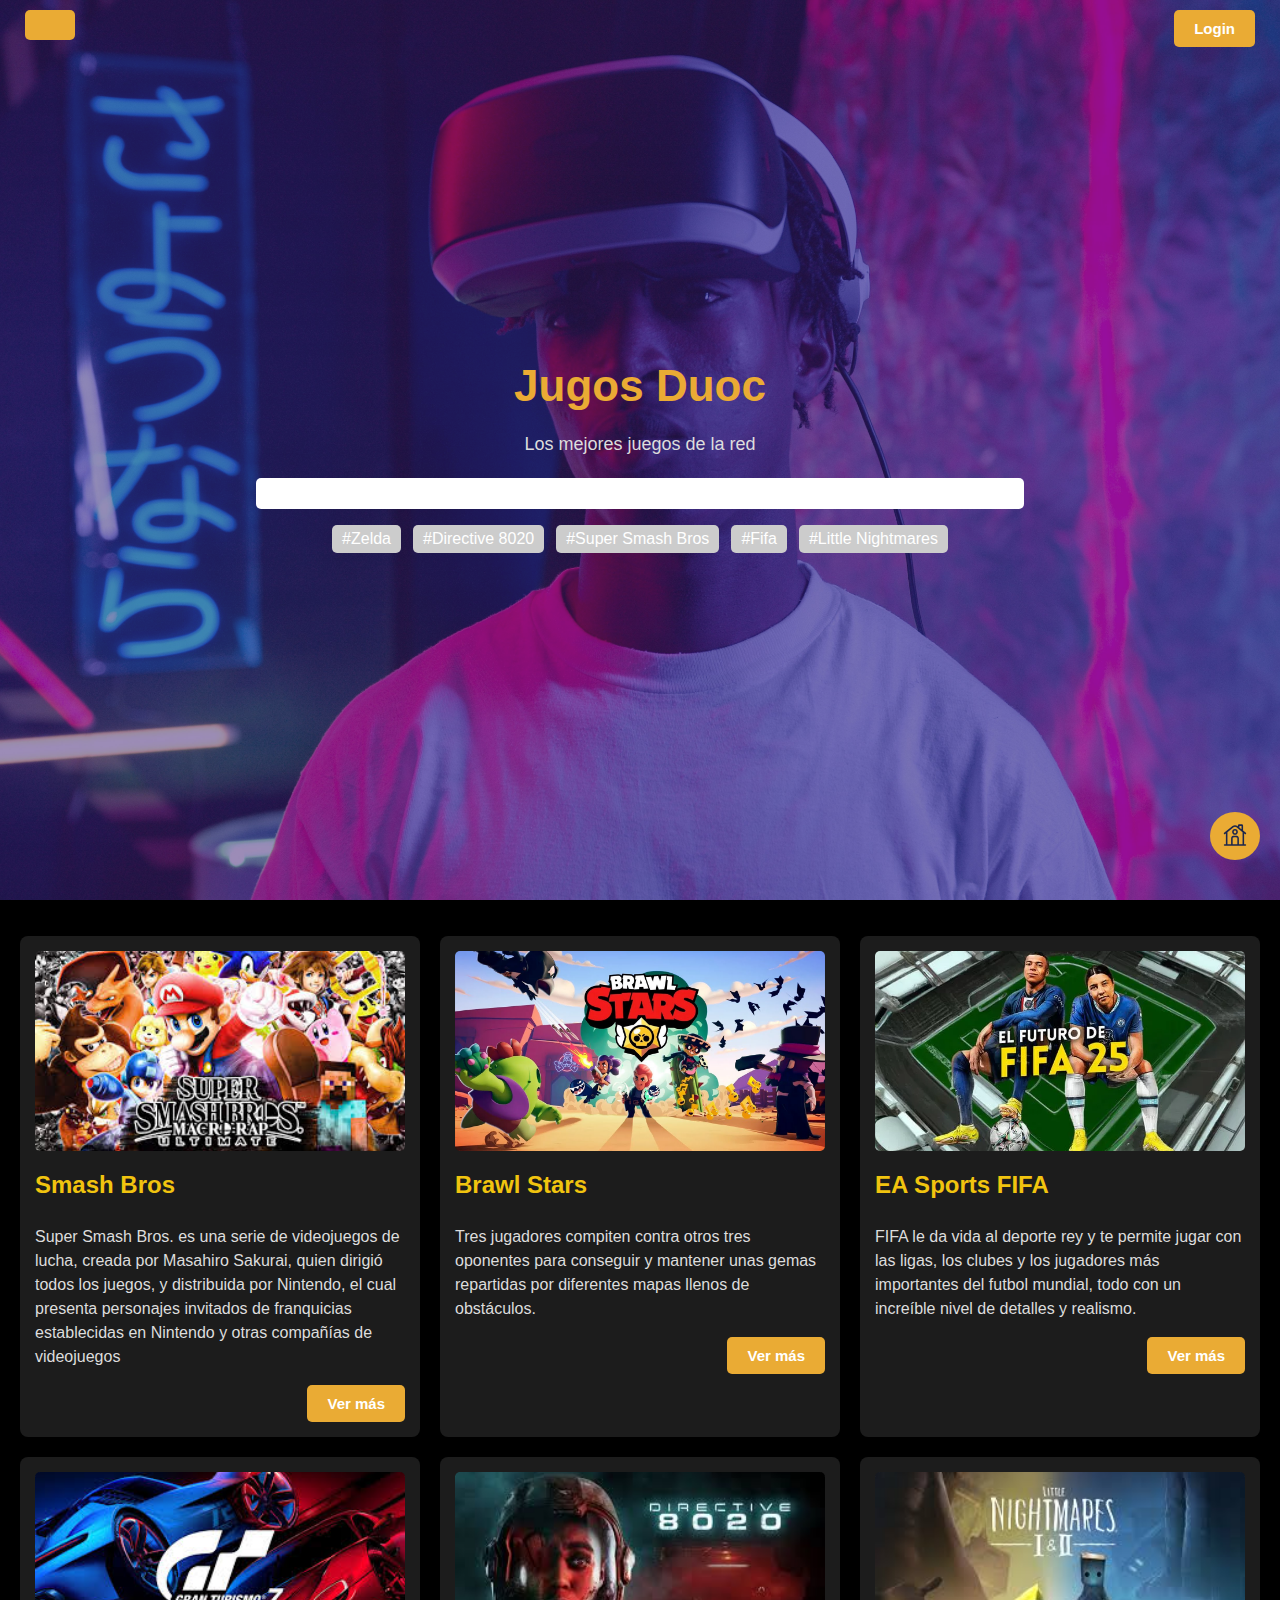
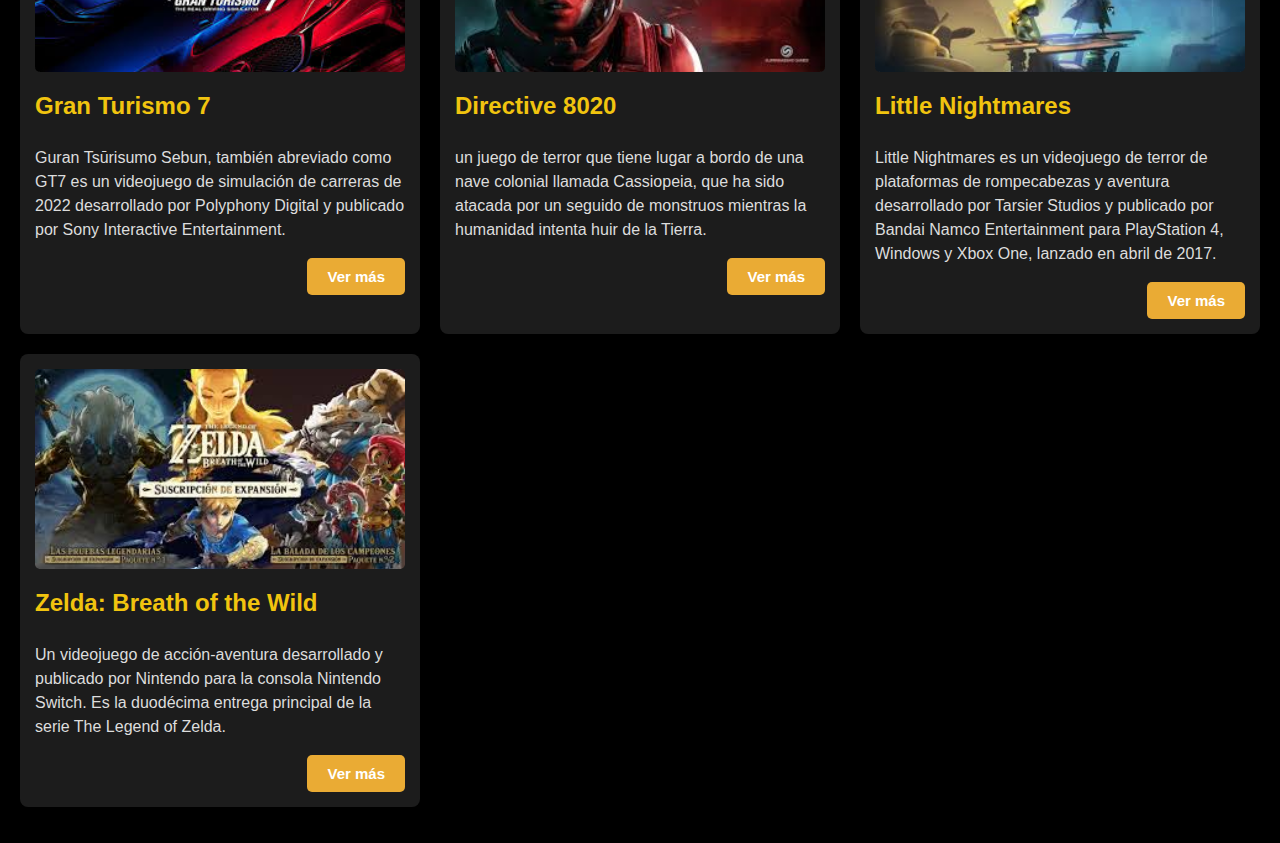
<file: index.html>
<!DOCTYPE html>
<html>
<head>
    <title>Juegos</title>
    <link rel="stylesheet" type="text/css" href="style.css">
    <meta charset=utf-8>
    <meta name="description" content="Juegos de la red">
    <meta name="viewport" content="width=device-width, initial-scale=1">
</head>
<body>

    <label class="btn-menu" for="menu" ></label>
    <input type="checkbox" id="menu" class="menu-toggle" hidden />
    <nav class="menu">
        <ul class="menu-list">
            <h3>Categorias</h3>
            <li class="menu-item"><a href="index.html" class="menu-link">Home</a></li>
            <li class="menu-item"><a href="accion.html" class="menu-link">Acción</a></li>
            <li class="menu-item"><a href="aventura.html" class="menu-link"> Aventura</a></li>
            <li class="menu-item"><a href="deporte.html" class="menu-link">Deportes</a></li>
            <li class="menu-item"><a href="multijugador.html" class="menu-link">Multijugador</a></li>
            <li class="menu-item"><a href="terror.html" class="menu-link">Terror</a></li>
            
        </ul>
    </nav>

    <button class="btn-signup" >
        <a href="signup.html">Login</a>
    </button>

<main class="hero-container">
    
    <div class="outline"></div>
    <img class="video-hero" src="public/video.jpeg" />
    <section class="title-hero-container">
        <h1 class="title-hero">Jugos Duoc</h1>
        <p class="descrip-hero">Los mejores juegos de la red</p>
        <input type="text" class="hero-search">

        <div class="hero_categories-container">
            <ul class="hero-categories">
                <li><a href="zelda.html">#Zelda</a></li>
                <li><a href="directive.html">#Directive 8020</a></li>
                <li><a href="smash.html">#Super Smash Bros</a></li>
                <li><a href="fifa.html">#Fifa</a></li>
                <li> <a href="nightmares.html">#Little Nightmares</a></li>
            </ul>

        </div>
           
       
    </section>
</main>

<section class="games-grid">
    <ul class="games-list">
        <li class="game-card">
            <div class="game-image">
                <img src="public/smash.jpeg" alt="Smash Bros">
            </div>
            <h2>Smash Bros</h2>
            <p>Super Smash Bros. es una serie de videojuegos de lucha, creada por Masahiro Sakurai, quien dirigió todos los juegos, y distribuida por Nintendo, el cual presenta personajes invitados de franquicias establecidas en Nintendo y otras compañías de videojuegos </p>
            <button class="game-button">
                <a href="smash.html">Ver más</a>
            </button>
        </li>
       
        <li class="game-card">
            <div class="game-image">
                <img src="public//brawl.jpg" alt="Brawl Stars">
            </div>
            <h2>Brawl Stars</h2>
            <p>Tres jugadores compiten contra otros tres oponentes para conseguir y mantener unas gemas repartidas por diferentes mapas llenos de obstáculos.</p>
            <button class="game-button">
                <a href="brawl.html">Ver más</a>
            </button>
        </li>
      

        <li class="game-card">
            <div class="game-image">
                <img src="public/fifa.jpeg" alt="EA Sports FIFA">
            </div>
            <h2>EA Sports FIFA</h2>
            <p>FIFA le da vida al deporte rey y te permite jugar con las ligas, los clubes y los jugadores más importantes del futbol mundial, todo con un increíble nivel de detalles y realismo.</p>
            <button class="game-button">
                <a href="fifa.html">Ver más</a>
            </button>
        </li>


        <li class="game-card">
            <div class="game-image">
                <img src="public/granturismo.jpeg" alt="Gran Turismo 7">
            </div>
            <h2>Gran Turismo 7</h2>
            <p>Guran Tsūrisumo Sebun, también abreviado como GT7 es un videojuego de simulación de carreras de 2022 desarrollado por Polyphony Digital y publicado por Sony Interactive Entertainment.</p>
            <button class="game-button">
                <a href="turismo.html">Ver más</a>
            </button>
        </li>

        <li class="game-card">
            <div class="game-image">
                <img src="public/directive.jpeg" alt="Directive 8020">
            </div>
            <h2>Directive 8020</h2>
            <p>un juego de terror que tiene lugar a bordo de una nave colonial llamada Cassiopeia, que ha sido atacada por un seguido de monstruos mientras la humanidad intenta huir de la Tierra.</p>
            <button class="game-button">
                <a href="directive.html">Ver más</a>
            </button>
        </li>

        <li class="game-card">
            <div class="game-image">
                <img src="public/nightmares.jpeg" alt="Little Nightmares">
            </div>
            <h2>Little Nightmares</h2>
            <p>Little Nightmares es un videojuego de terror de plataformas de rompecabezas y aventura desarrollado por Tarsier Studios y publicado por Bandai Namco Entertainment para PlayStation 4, Windows y Xbox One, lanzado en abril de 2017.</p>
            <button class="game-button">
                <a href="nightmares.html">Ver más</a>
            </button>
        </li>

        <li class="game-card">
            <div class="game-image">
                <img src="public/zelda.jpeg" alt="Zelda: Breath of the Wild">
            </div>
            <h2>Zelda: Breath of the Wild</h2>
            <p>Un videojuego de acción-aventura desarrollado y publicado por Nintendo para la consola Nintendo Switch. Es la duodécima entrega principal de la serie The Legend of Zelda.</p>
            <button class="game-button">
                <a href="zelda.html">Ver más</a>
            </button>
        </li>
        
    </ul>
</section>

<button class="home-button">
    <a href="index.html">
        <img src="public/home.svg" alt="">
    </a>
</button>

</body>
</html>
</file>
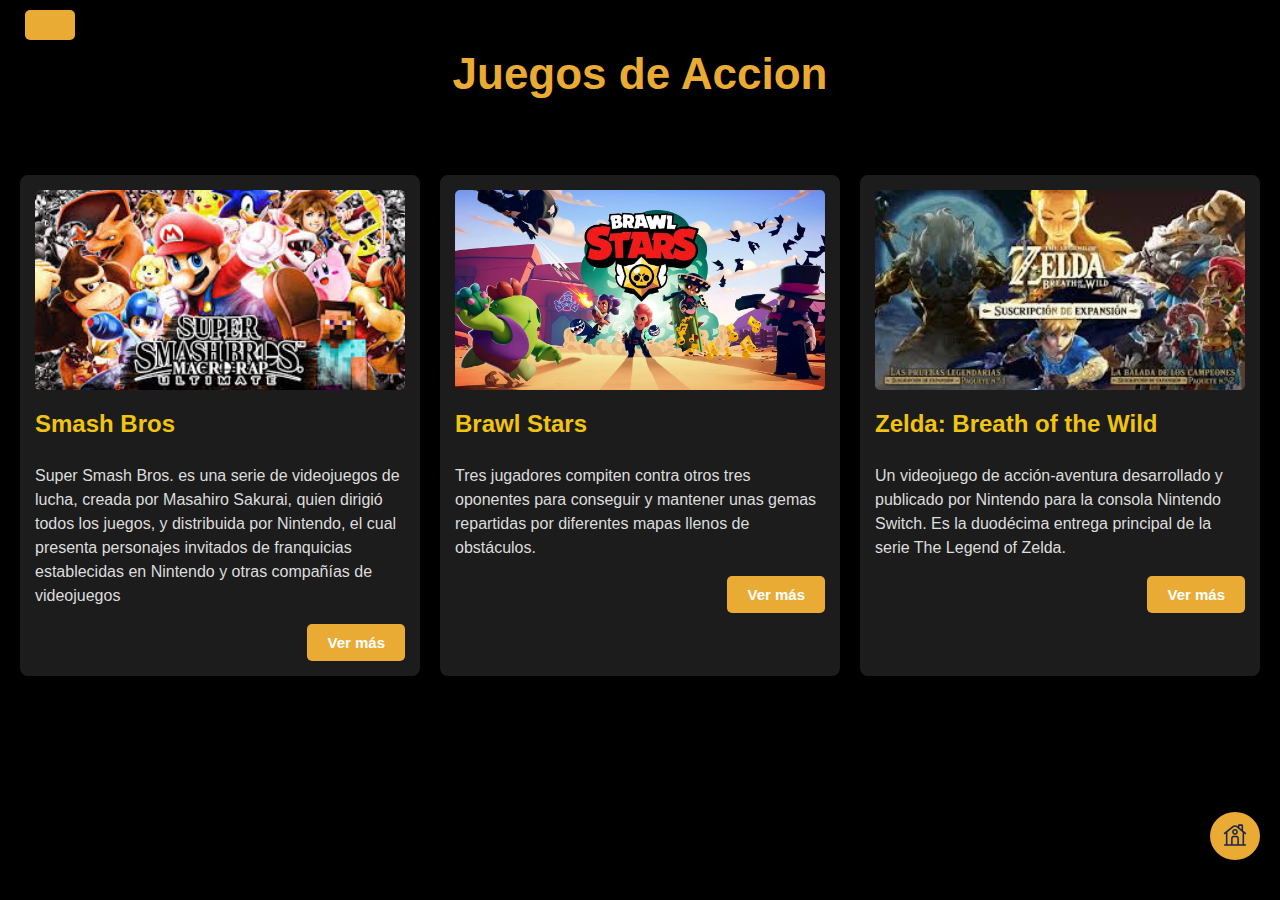
<file: accion.html>
<!DOCTYPE html>
<html>
<head>
    <title>Juegos</title>
    <link rel="stylesheet" type="text/css" href="style.css">
    <meta charset=utf-8>
    <meta name="description" content="Juegos de la red">
    <meta name="viewport" content="width=device-width, initial-scale=1">
</head>
<body>

    <label class="btn-menu" for="menu" ></label>
    <input type="checkbox" id="menu" class="menu-toggle" hidden />
    <nav class="menu">
        <ul class="menu-list">
            <h3>Categorias</h3>
            <li class="menu-item"><a href="index.html" class="menu-link">Home</a></li>
            <li class="menu-item"><a href="accion.html" class="menu-link">Acción</a></li>
            <li class="menu-item"><a href="aventura.html" class="menu-link"> Aventura</a></li>
            <li class="menu-item"><a href="deporte.html" class="menu-link">Deportes</a></li>
            <li class="menu-item"><a href="multijugador.html" class="menu-link">Multijugador</a></li>
            <li class="menu-item"><a href="terror.html" class="menu-link">Terror</a></li>
            
        </ul>
    </nav>

    <div class="tiitle-categorie">
        <h1 class="title-hero">Juegos de Accion</h1>
    </div>

<section class="games-grid">
    <ul class="games-list">
        
        <li class="game-card">
            <div class="game-image">
                <img src="public/smash.jpeg" alt="Smash Bros">
            </div>
            <h2>Smash Bros</h2>
            <p>Super Smash Bros. es una serie de videojuegos de lucha, creada por Masahiro Sakurai, quien dirigió todos los juegos, y distribuida por Nintendo, el cual presenta personajes invitados de franquicias establecidas en Nintendo y otras compañías de videojuegos </p>
            <button class="game-button">
                <a href="smash.html">Ver más</a>
            </button>
        </li>
       
        <li class="game-card">
            <div class="game-image">
                <img src="public//brawl.jpg" alt="Brawl Stars">
            </div>
            <h2>Brawl Stars</h2>
            <p>Tres jugadores compiten contra otros tres oponentes para conseguir y mantener unas gemas repartidas por diferentes mapas llenos de obstáculos.</p>
            <button class="game-button">
                <a href="brawl.html">Ver más</a>
            </button>
        </li>
      

        <li class="game-card">
            <div class="game-image">
                <img src="public/zelda.jpeg" alt="Zelda: Breath of the Wild">
            </div>
            <h2>Zelda: Breath of the Wild</h2>
            <p>Un videojuego de acción-aventura desarrollado y publicado por Nintendo para la consola Nintendo Switch. Es la duodécima entrega principal de la serie The Legend of Zelda.</p>
            <button class="game-button">
                <a href="zelda.html">Ver más</a>
            </button>
        </li>
        
    </ul>
</section>

<button class="home-button">
    <a href="index.html">
        <img src="public/home.svg" alt="">
    </a>
</button>

</body>
</html>
</file>
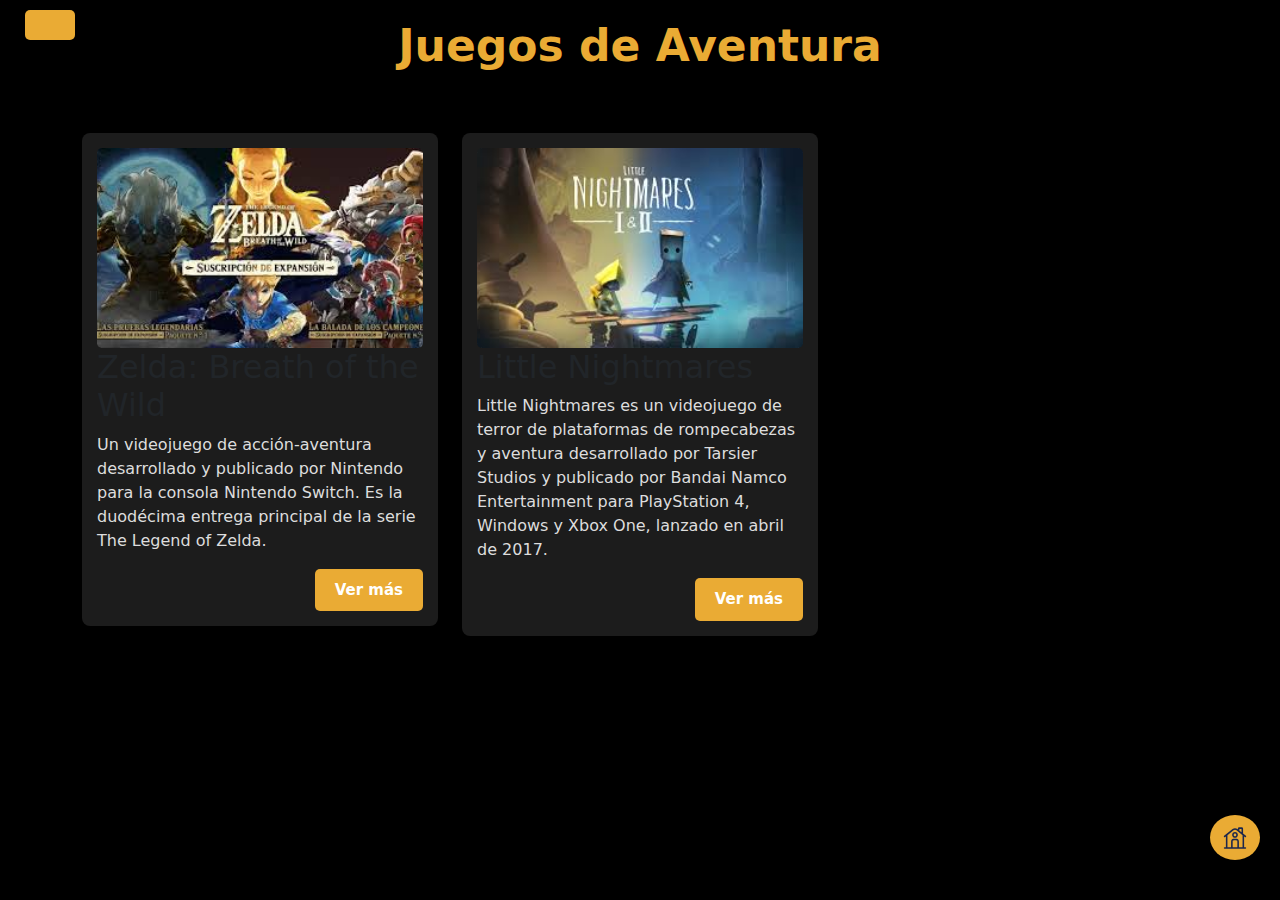
<file: aventura.html>
<!DOCTYPE html>
<html>
<head>
    <title>Juegos</title>
    <link rel="stylesheet" type="text/css" href="style.css">
    <meta charset="utf-8">
    <meta name="description" content="Juegos de la red">
    <meta name="viewport" content="width=device-width, initial-scale=1">
    
    <link href="https://cdn.jsdelivr.net/npm/bootstrap@5.3.0-alpha1/dist/css/bootstrap.min.css" rel="stylesheet">
</head>
<body class="bg-back">

    <label class="btn-menu" for="menu" ></label>
    <input type="checkbox" id="menu" class="menu-toggle" hidden />
    <nav class="menu">
        <ul class="menu-list">
            <h3>Categorias</h3>
            <li class="menu-item"><a href="index.html" class="menu-link">Home</a></li>
            <li class="menu-item"><a href="accion.html" class="menu-link">Acción</a></li>
            <li class="menu-item"><a href="aventura.html" class="menu-link"> Aventura</a></li>
            <li class="menu-item"><a href="deporte.html" class="menu-link">Deportes</a></li>
            <li class="menu-item"><a href="multijugador.html" class="menu-link">Multijugador</a></li>
            <li class="menu-item"><a href="terror.html" class="menu-link">Terror</a></li>
        </ul>
    </nav>

    <div class="tiitle-categorie">
        <h1 class="title-hero">Juegos de Aventura</h1>
    </div>

    <section class="games-grid">
        <div class="container">
            <div class="row">

                <div class="col-lg-4 col-md-6 col-sm-12 mb-4">
                    <div class="game-card">
                        <div class="game-image">
                            <img src="public/zelda.jpeg" alt="Zelda: Breath of the Wild" class="img-fluid">
                        </div>
                        <h2>Zelda: Breath of the Wild</h2>
                        <p>Un videojuego de acción-aventura desarrollado y publicado por Nintendo para la consola Nintendo Switch. Es la duodécima entrega principal de la serie The Legend of Zelda.</p>
                        <button class="game-button">
                            <a href="zelda.html">Ver más</a>
                        </button>
                    </div>
                </div>

                <div class="col-lg-4 col-md-6 col-sm-12 mb-4">
                    <div class="game-card">
                        <div class="game-image">
                            <img src="public/nightmares.jpeg" alt="Little Nightmares" class="img-fluid">
                        </div>
                        <h2>Little Nightmares</h2>
                        <p>Little Nightmares es un videojuego de terror de plataformas de rompecabezas y aventura desarrollado por Tarsier Studios y publicado por Bandai Namco Entertainment para PlayStation 4, Windows y Xbox One, lanzado en abril de 2017.</p>
                        <button class="game-button">
                            <a href="nightmares.html">Ver más</a>
                        </button>
                    </div>
                </div>

            </div> 
        </div> 
    </section>

    <button class="home-button">
        <a href="index.html">
            <img src="public/home.svg" alt="">
        </a>
    </button>

 
    <script src="https://cdn.jsdelivr.net/npm/bootstrap@5.3.0-alpha1/dist/js/bootstrap.bundle.min.js"></script>
</body>
</html>
</file>
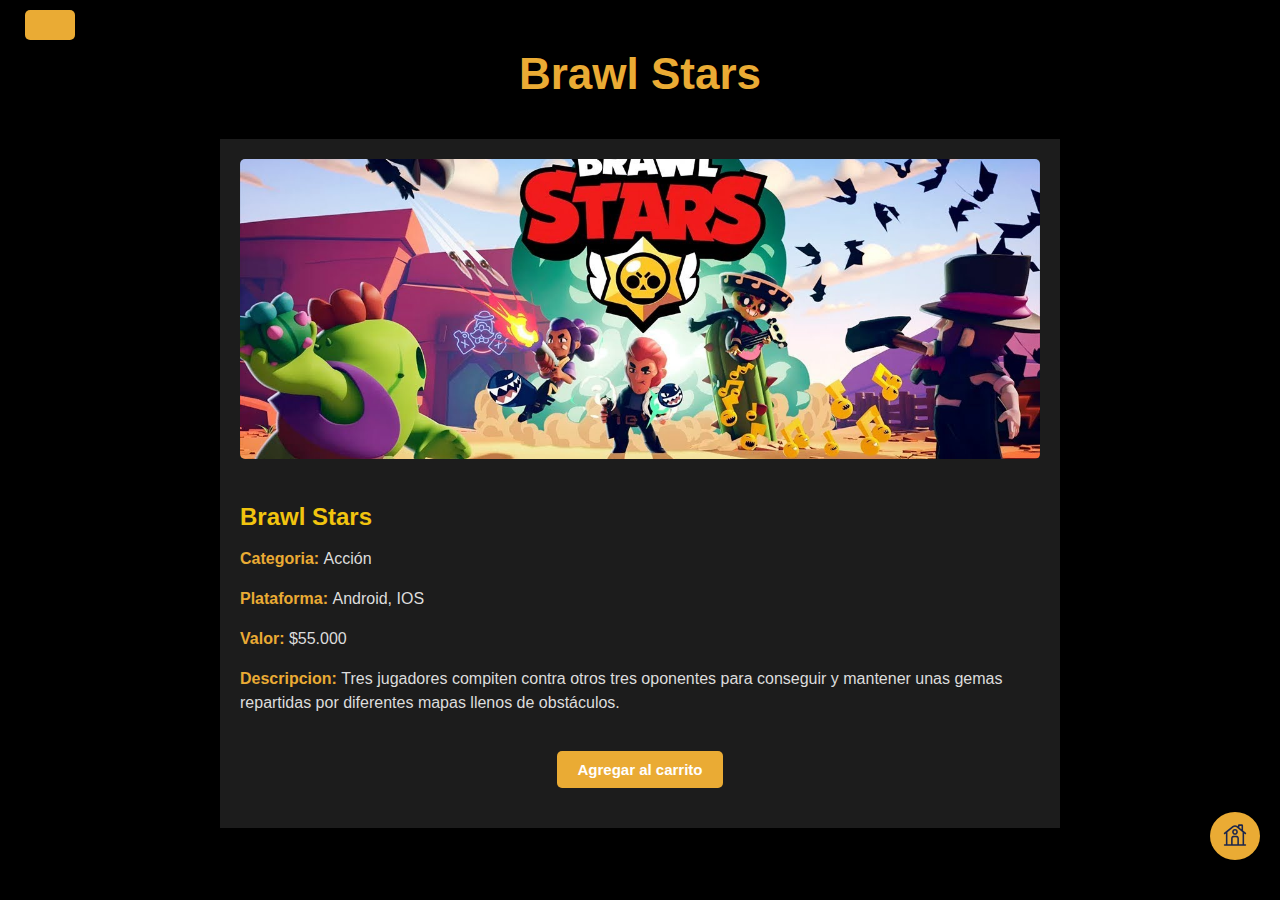
<file: brawl.html>
<!DOCTYPE html>
<html>
<head>
    <title>Juegos</title>
    <link rel="stylesheet" type="text/css" href="style.css">
    <meta charset=utf-8>
    <meta name="description" content="Juegos de la red">
    <meta name="viewport" content="width=device-width, initial-scale=1">
</head>
<body>

    <label class="btn-menu" for="menu" ></label>
    <input type="checkbox" id="menu" class="menu-toggle" hidden />
    <nav class="menu">
        <ul class="menu-list">
            <h3>Categorias</h3>
            <li class="menu-item"><a href="index.html" class="menu-link">Home</a></li>
            <li class="menu-item"><a href="accion.html" class="menu-link">Acción</a></li>
            <li class="menu-item"><a href="aventura.html" class="menu-link"> Aventura</a></li>
            <li class="menu-item"><a href="deporte.html" class="menu-link">Deportes</a></li>
            <li class="menu-item"><a href="multijugador.html" class="menu-link">Multijugador</a></li>
            <li class="menu-item"><a href="terror.html" class="menu-link">Terror</a></li>
            
        </ul>
    </nav>

    <div class="tiitle-categorie">
        <h1 class="title-hero">Brawl Stars</h1>
    </div>
        
        <main class="game-info-container">
            <div class="game-trailer">
                <img src="public/brawl.jpg" alt="Smash Bros">
            </div>
            <section class="game-info">
                <h2>Brawl Stars</h2>
                <p><span class="span-info">Categoria: </span>Acción</p>
                <p><span class="span-info">Plataforma: </span>Android, IOS</p>
                <p><span class="span-info">Valor: </span>$55.000</p>
                <p> <span class="span-info">Descripcion: </span> Tres jugadores compiten contra otros tres oponentes para conseguir y mantener unas gemas repartidas por diferentes mapas llenos de obstáculos. </p>

                <div style="display: flex; ">
                    <button class="info-button">
                        Agregar al carrito
                     </button>
                </div>
                
            </section>
           
        </main>
       
        <button class="home-button">
            <a href="index.html">
                <img src="public/home.svg" alt="">
            </a>
        </button>
       


</body>
</html>
</file>
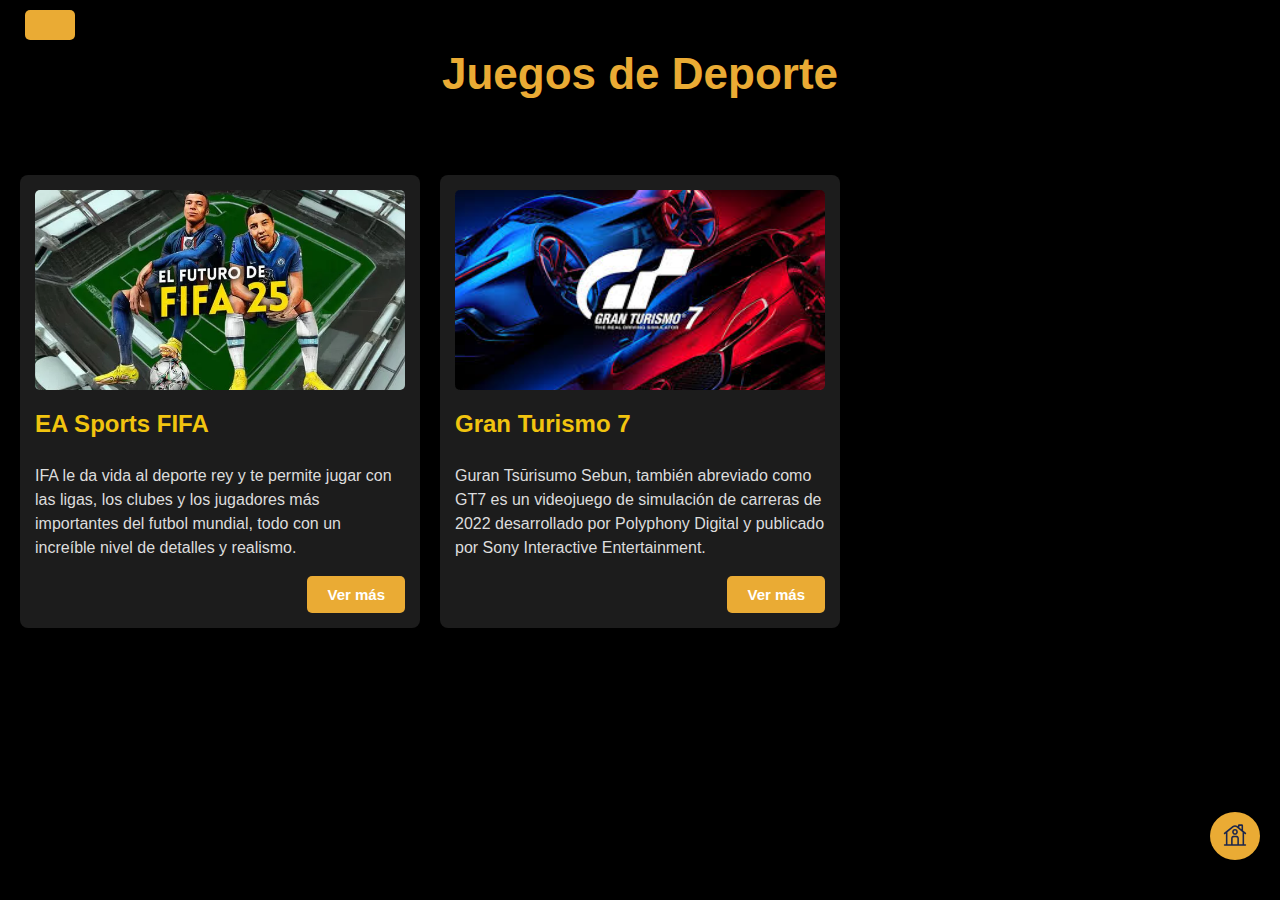
<file: deporte.html>
<!DOCTYPE html>
<html>
<head>
    <title>Juegos</title>
    <link rel="stylesheet" type="text/css" href="style.css">
    <meta charset=utf-8>
    <meta name="description" content="Juegos de la red">
    <meta name="viewport" content="width=device-width, initial-scale=1">
</head>
<body>

    <label class="btn-menu" for="menu" ></label>
    <input type="checkbox" id="menu" class="menu-toggle" hidden />
    <nav class="menu">
        <ul class="menu-list">
            <h3>Categorias</h3>
            <li class="menu-item"><a href="index.html" class="menu-link">Home</a></li>
            <li class="menu-item"><a href="accion.html" class="menu-link">Acción</a></li>
            <li class="menu-item"><a href="aventura.html" class="menu-link"> Aventura</a></li>
            <li class="menu-item"><a href="deporte.html" class="menu-link">Deportes</a></li>
            <li class="menu-item"><a href="multijugador.html" class="menu-link">Multijugador</a></li>
            <li class="menu-item"><a href="terror.html" class="menu-link">Terror</a></li>
            
        </ul>
    </nav>

    <div class="tiitle-categorie">
        <h1 class="title-hero">Juegos de Deporte</h1>
    </div>

<section class="games-grid">
    <ul class="games-list">
        
       
      

        <li class="game-card">
            <div class="game-image">
                <img src="public/fifa.jpeg" alt="EA Sports FIFA">
            </div>
            <h2>EA Sports FIFA</h2>
            <p>IFA le da vida al deporte rey y te permite jugar con las ligas, los clubes y los jugadores más importantes del futbol mundial, todo con un increíble nivel de detalles y realismo.</p>
            <button class="game-button">
                <a href="fifa.html">Ver más</a>
            </button>
        </li>


        <li class="game-card">
            <div class="game-image">
                <img src="public/granturismo.jpeg" alt="Gran Turismo 7">
            </div>
            <h2>Gran Turismo 7</h2>
            <p>Guran Tsūrisumo Sebun, también abreviado como GT7 es un videojuego de simulación de carreras de 2022 desarrollado por Polyphony Digital y publicado por Sony Interactive Entertainment.</p>
            <button class="game-button">
                <a href="turismo.html">Ver más</a>
            </button>
        </li>

      
        
    </ul>
</section>

<button class="home-button">
    <a href="index.html">
        <img src="public/home.svg" alt="">
    </a>
</button>

</body>
</html>
</file>
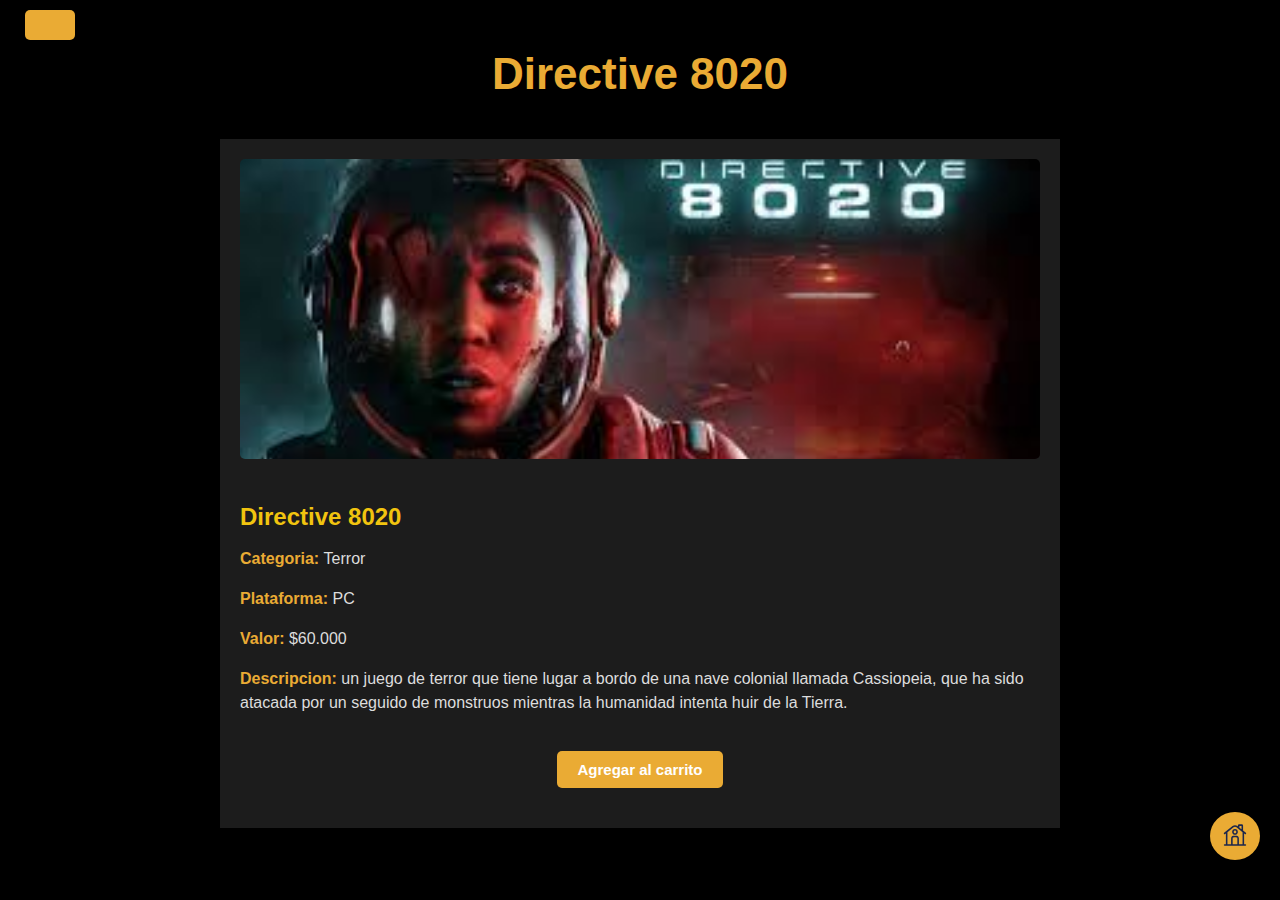
<file: directive.html>
<!DOCTYPE html>
<html>
<head>
    <title>Juegos</title>
    <link rel="stylesheet" type="text/css" href="style.css">
    <meta charset=utf-8>
    <meta name="description" content="Juegos de la red">
    <meta name="viewport" content="width=device-width, initial-scale=1">
</head>
<body>

    <label class="btn-menu" for="menu" ></label>
    <input type="checkbox" id="menu" class="menu-toggle" hidden />
    <nav class="menu">
        <ul class="menu-list">
            <h3>Categorias</h3>
            <li class="menu-item"><a href="index.html" class="menu-link">Home</a></li>
            <li class="menu-item"><a href="accion.html" class="menu-link">Acción</a></li>
            <li class="menu-item"><a href="aventura.html" class="menu-link"> Aventura</a></li>
            <li class="menu-item"><a href="deporte.html" class="menu-link">Deportes</a></li>
            <li class="menu-item"><a href="multijugador.html" class="menu-link">Multijugador</a></li>
            <li class="menu-item"><a href="terror.html" class="menu-link">Terror</a></li>
            
        </ul>
    </nav>

    <div class="tiitle-categorie">
        <h1 class="title-hero">Directive 8020</h1>
    </div>
        
        <main class="game-info-container">
            <div class="game-trailer">
                <img src="public/directive.jpeg" alt="Directive 8020">
            </div>
            <section class="game-info">
                <h2>Directive 8020</h2>
                <p><span class="span-info">Categoria: </span>Terror</p>
                <p><span class="span-info">Plataforma: </span>PC</p>
                <p><span class="span-info">Valor: </span>$60.000</p>
                <p> <span class="span-info">Descripcion: </span> un juego de terror que tiene lugar a bordo de una nave colonial llamada Cassiopeia, que ha sido atacada por un seguido de monstruos mientras la humanidad intenta huir de la Tierra. </p>

                <div style="display: flex; ">
                    <button class="info-button">
                        Agregar al carrito
                     </button>
                </div>
                
            </section>
           
        </main>
       
        <button class="home-button">
            <a href="index.html">
                <img src="public/home.svg" alt="">
            </a>
        </button>
       


</body>
</html>
</file>
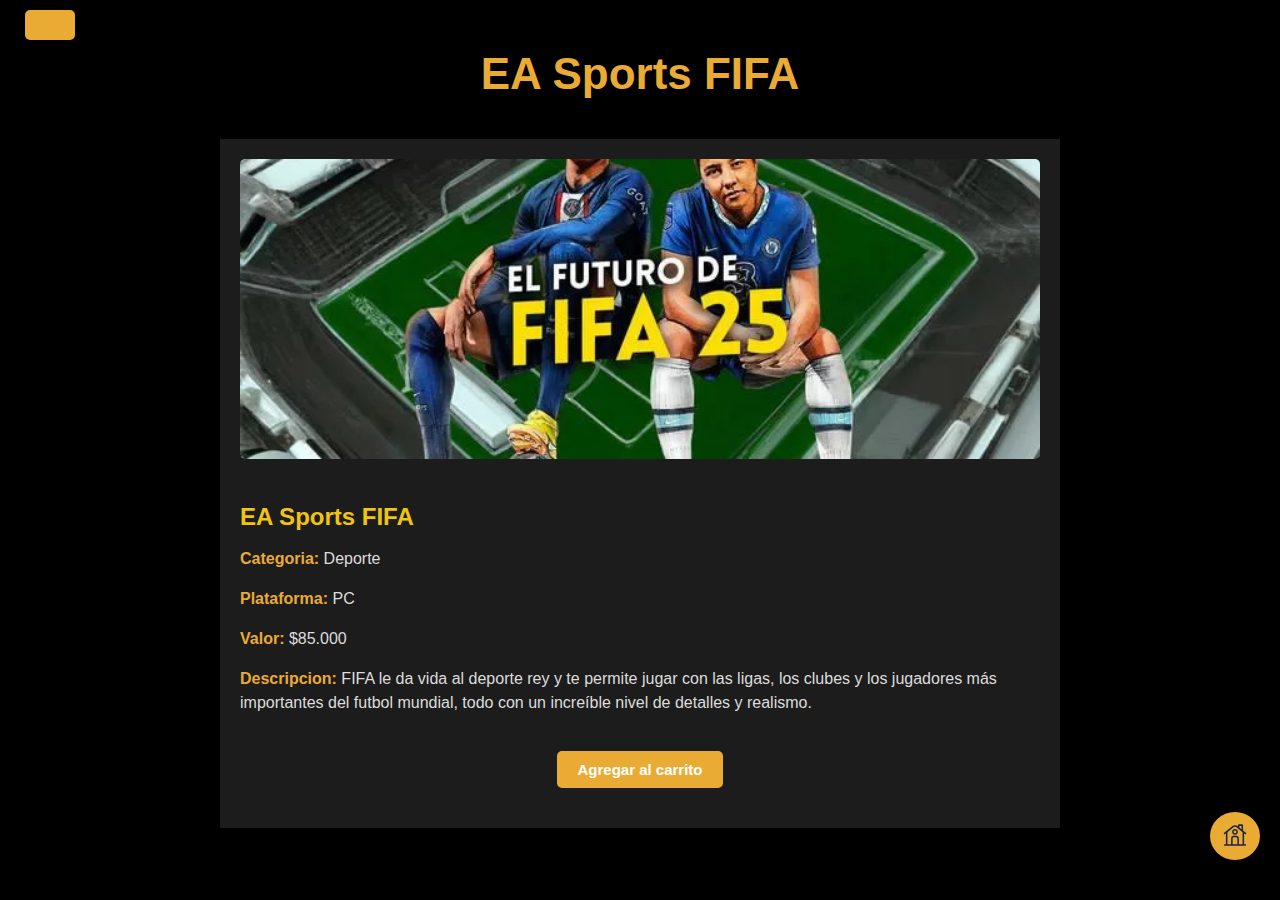
<file: fifa.html>
<!DOCTYPE html>
<html>
<head>
    <title>Juegos</title>
    <link rel="stylesheet" type="text/css" href="style.css">
    <meta charset=utf-8>
    <meta name="description" content="Juegos de la red">
    <meta name="viewport" content="width=device-width, initial-scale=1">
</head>
<body>

    <label class="btn-menu" for="menu" ></label>
    <input type="checkbox" id="menu" class="menu-toggle" hidden />
    <nav class="menu">
        <ul class="menu-list">
            <h3>Categorias</h3>
            <li class="menu-item"><a href="index.html" class="menu-link">Home</a></li>
            <li class="menu-item"><a href="accion.html" class="menu-link">Acción</a></li>
            <li class="menu-item"><a href="aventura.html" class="menu-link"> Aventura</a></li>
            <li class="menu-item"><a href="deporte.html" class="menu-link">Deportes</a></li>
            <li class="menu-item"><a href="multijugador.html" class="menu-link">Multijugador</a></li>
            <li class="menu-item"><a href="terror.html" class="menu-link">Terror</a></li>
            
        </ul>
    </nav>

    <div class="tiitle-categorie">
        <h1 class="title-hero">EA Sports FIFA</h1>
    </div>
        
        <main class="game-info-container">
            <div class="game-trailer">
                <img src="public/fifa.jpeg" alt="EA Sports FIFA">
            </div>
            <section class="game-info">
                <h2>EA Sports FIFA</h2>
                <p><span class="span-info">Categoria: </span>Deporte</p>
                <p><span class="span-info">Plataforma: </span>PC</p>
                <p><span class="span-info">Valor: </span>$85.000</p>
                <p> <span class="span-info">Descripcion: </span> FIFA le da vida al deporte rey y te permite jugar con las ligas, los clubes y los jugadores más importantes del futbol mundial, todo con un increíble nivel de detalles y realismo. </p>

                <div style="display: flex; ">
                    <button class="info-button">
                        Agregar al carrito
                     </button>
                </div>
                
            </section>
           
        </main>
       
       
        <button class="home-button">
            <a href="index.html">
                <img src="public/home.svg" alt="">
            </a>
        </button>

</body>
</html>
</file>
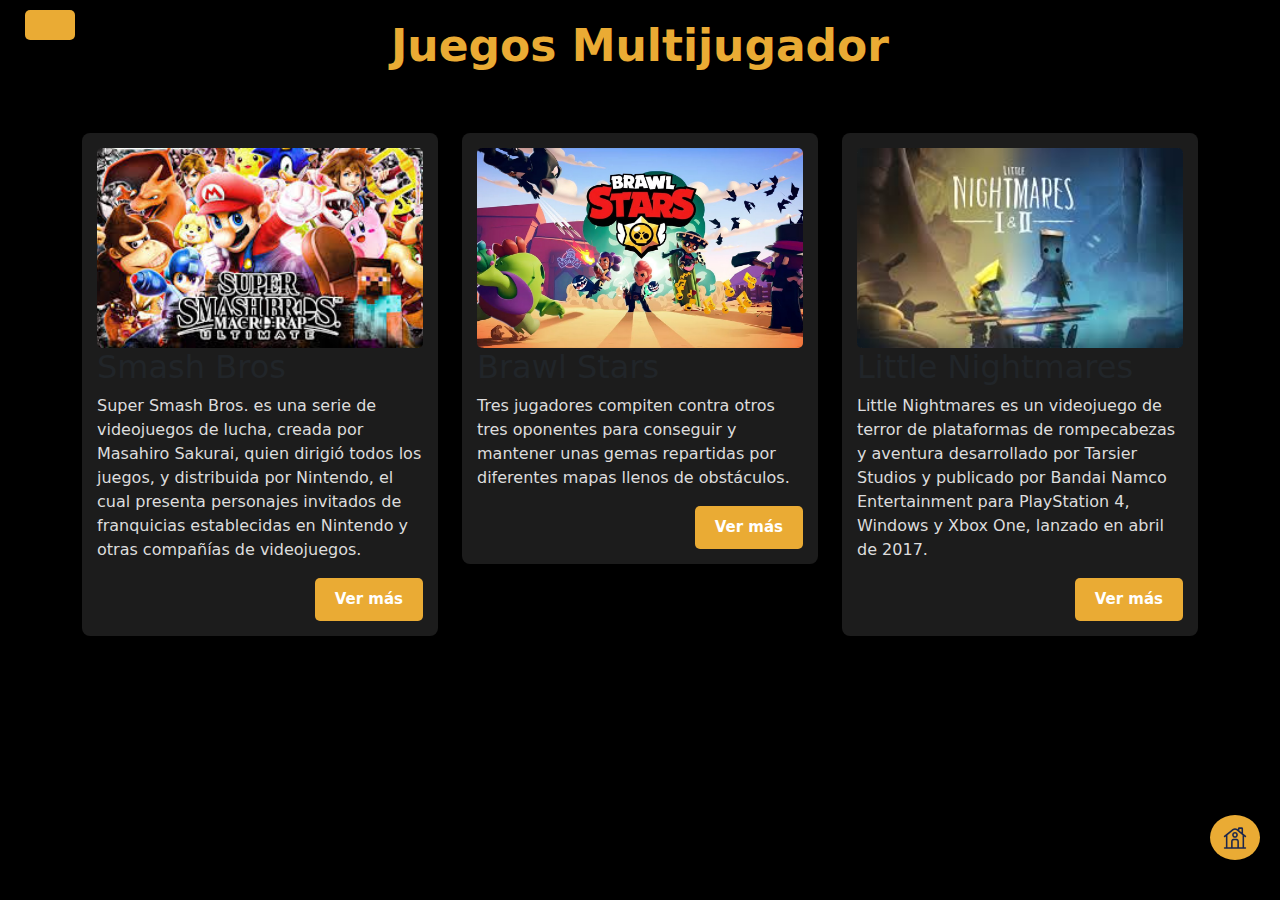
<file: multijugador.html>
<!DOCTYPE html>
<html>
<head>
    <title>Juegos</title>
    <link rel="stylesheet" type="text/css" href="style.css">
    <meta charset="utf-8">
    <meta name="description" content="Juegos de la red">
    <meta name="viewport" content="width=device-width, initial-scale=1">
    
    <link href="https://cdn.jsdelivr.net/npm/bootstrap@5.3.0-alpha1/dist/css/bootstrap.min.css" rel="stylesheet">
</head>
<body class="bg-back">

    <label class="btn-menu" for="menu" ></label>
    <input type="checkbox" id="menu" class="menu-toggle" hidden />
    <nav class="menu">
        <ul class="menu-list">
            <h3>Categorias</h3>
            <li class="menu-item"><a href="index.html" class="menu-link">Home</a></li>
            <li class="menu-item"><a href="accion.html" class="menu-link">Acción</a></li>
            <li class="menu-item"><a href="aventura.html" class="menu-link"> Aventura</a></li>
            <li class="menu-item"><a href="deporte.html" class="menu-link">Deportes</a></li>
            <li class="menu-item"><a href="multijugador.html" class="menu-link">Multijugador</a></li>
            <li class="menu-item"><a href="terror.html" class="menu-link">Terror</a></li>
        </ul>
    </nav>

    <div class="tiitle-categorie">
        <h1 class="title-hero">Juegos Multijugador</h1>
    </div>

    <section class="games-grid">
        <div class="container">
            <div class="row">
             
                <div class="col-lg-4 col-md-6 col-sm-12 mb-4">
                    <div class="game-card">
                        <div class="game-image">
                            <img src="public/smash.jpeg" alt="Smash Bros" class="img-fluid">
                        </div>
                        <h2>Smash Bros</h2>
                        <p>Super Smash Bros. es una serie de videojuegos de lucha, creada por Masahiro Sakurai, quien dirigió todos los juegos, y distribuida por Nintendo, el cual presenta personajes invitados de franquicias establecidas en Nintendo y otras compañías de videojuegos.</p>
                        <button class="game-button">
                            <a href="smash.html">Ver más</a>
                        </button>
                    </div>
                </div>

          
                <div class="col-lg-4 col-md-6 col-sm-12 mb-4">
                    <div class="game-card">
                        <div class="game-image">
                            <img src="public/brawl.jpg" alt="Brawl Stars" class="img-fluid">
                        </div>
                        <h2>Brawl Stars</h2>
                        <p>Tres jugadores compiten contra otros tres oponentes para conseguir y mantener unas gemas repartidas por diferentes mapas llenos de obstáculos.</p>
                        <button class="game-button">
                            <a href="brawl.html">Ver más</a>
                        </button>
                    </div>
                </div>

             
                <div class="col-lg-4 col-md-6 col-sm-12 mb-4">
                    <div class="game-card">
                        <div class="game-image">
                            <img src="public/nightmares.jpeg" alt="Little Nightmares" class="img-fluid">
                        </div>
                        <h2>Little Nightmares</h2>
                        <p>Little Nightmares es un videojuego de terror de plataformas de rompecabezas y aventura desarrollado por Tarsier Studios y publicado por Bandai Namco Entertainment para PlayStation 4, Windows y Xbox One, lanzado en abril de 2017.</p>
                        <button class="game-button">
                            <a href="nightmares.html">Ver más</a>
                        </button>
                    </div>
                </div>
            </div> 
        </div> 
    </section>

    <button class="home-button">
        <a href="index.html">
            <img src="public/home.svg" alt="">
        </a>
    </button>

    <script src="https://cdn.jsdelivr.net/npm/bootstrap@5.3.0-alpha1/dist/js/bootstrap.bundle.min.js"></script>
</body>
</html>
</file>
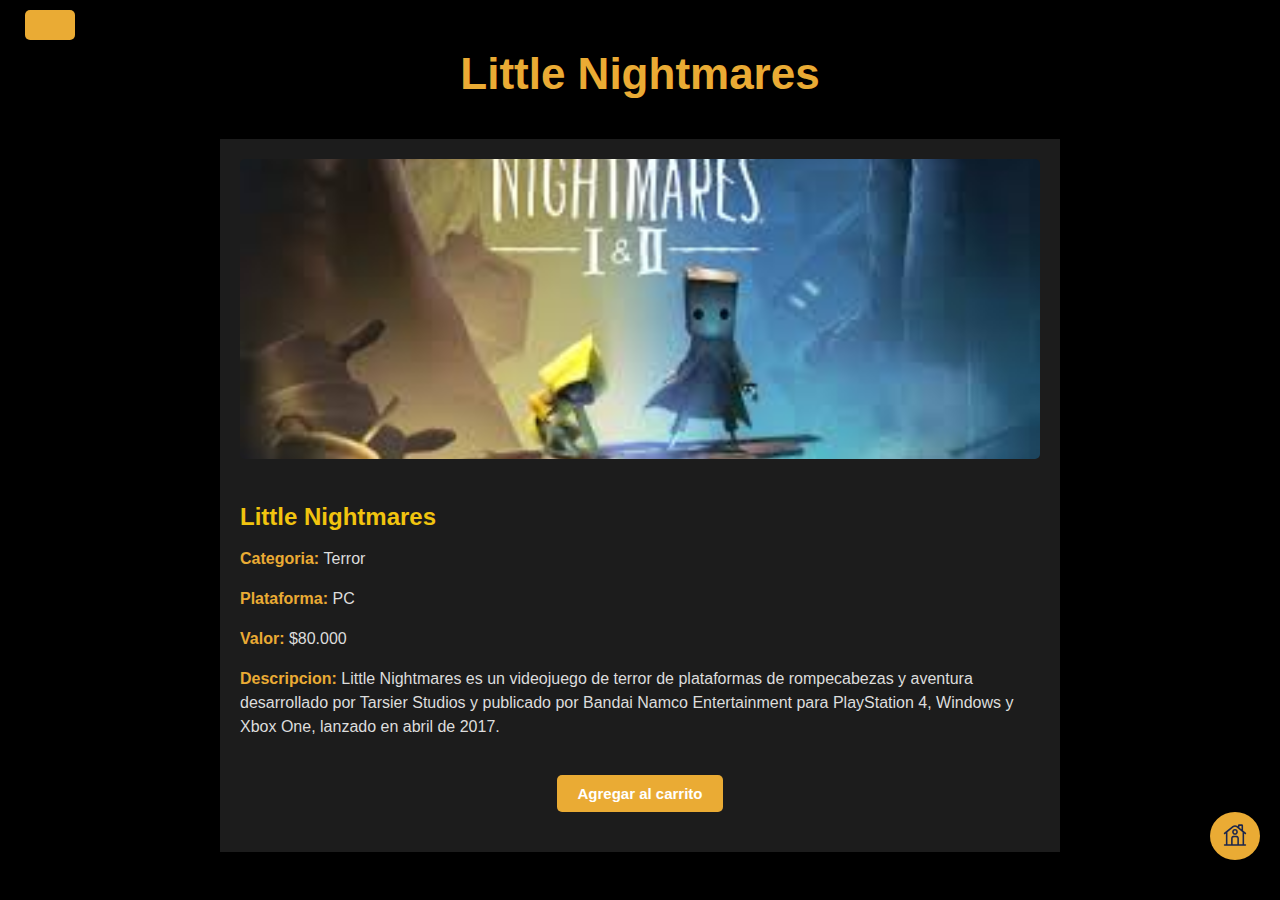
<file: nightmares.html>
<!DOCTYPE html>
<html>
<head>
    <title>Juegos</title>
    <link rel="stylesheet" type="text/css" href="style.css">
    <meta charset=utf-8>
    <meta name="description" content="Juegos de la red">
    <meta name="viewport" content="width=device-width, initial-scale=1">
</head>
<body>

    <label class="btn-menu" for="menu" ></label>
    <input type="checkbox" id="menu" class="menu-toggle" hidden />
    <nav class="menu">
        <ul class="menu-list">
            <h3>Categorias</h3>
            <li class="menu-item"><a href="index.html" class="menu-link">Home</a></li>
            <li class="menu-item"><a href="accion.html" class="menu-link">Acción</a></li>
            <li class="menu-item"><a href="aventura.html" class="menu-link"> Aventura</a></li>
            <li class="menu-item"><a href="deporte.html" class="menu-link">Deportes</a></li>
            <li class="menu-item"><a href="multijugador.html" class="menu-link">Multijugador</a></li>
            <li class="menu-item"><a href="terror.html" class="menu-link">Terror</a></li>
            
        </ul>
    </nav>

    <div class="tiitle-categorie">
        <h1 class="title-hero">Little Nightmares</h1>
    </div>
        
        <main class="game-info-container">
            <div class="game-trailer">
                <img src="public/nightmares.jpeg" alt="Little Nightmares">
            </div>
            <section class="game-info">
                <h2>Little Nightmares</h2>
                <p><span class="span-info">Categoria: </span>Terror</p>
                <p><span class="span-info">Plataforma: </span>PC</p>
                <p><span class="span-info">Valor: </span>$80.000</p>
                <p> <span class="span-info">Descripcion: </span> Little Nightmares es un videojuego de terror de plataformas de rompecabezas y aventura desarrollado por Tarsier Studios y publicado por Bandai Namco Entertainment para PlayStation 4, Windows y Xbox One, lanzado en abril de 2017.</p>

                <div style="display: flex; ">
                    <button class="info-button">
                        Agregar al carrito
                     </button>
                </div>
                
            </section>
           
        </main>
       
        <button class="home-button">
            <a href="index.html">
                <img src="public/home.svg" alt="">
            </a>
        </button>


</body>
</html>
</file>
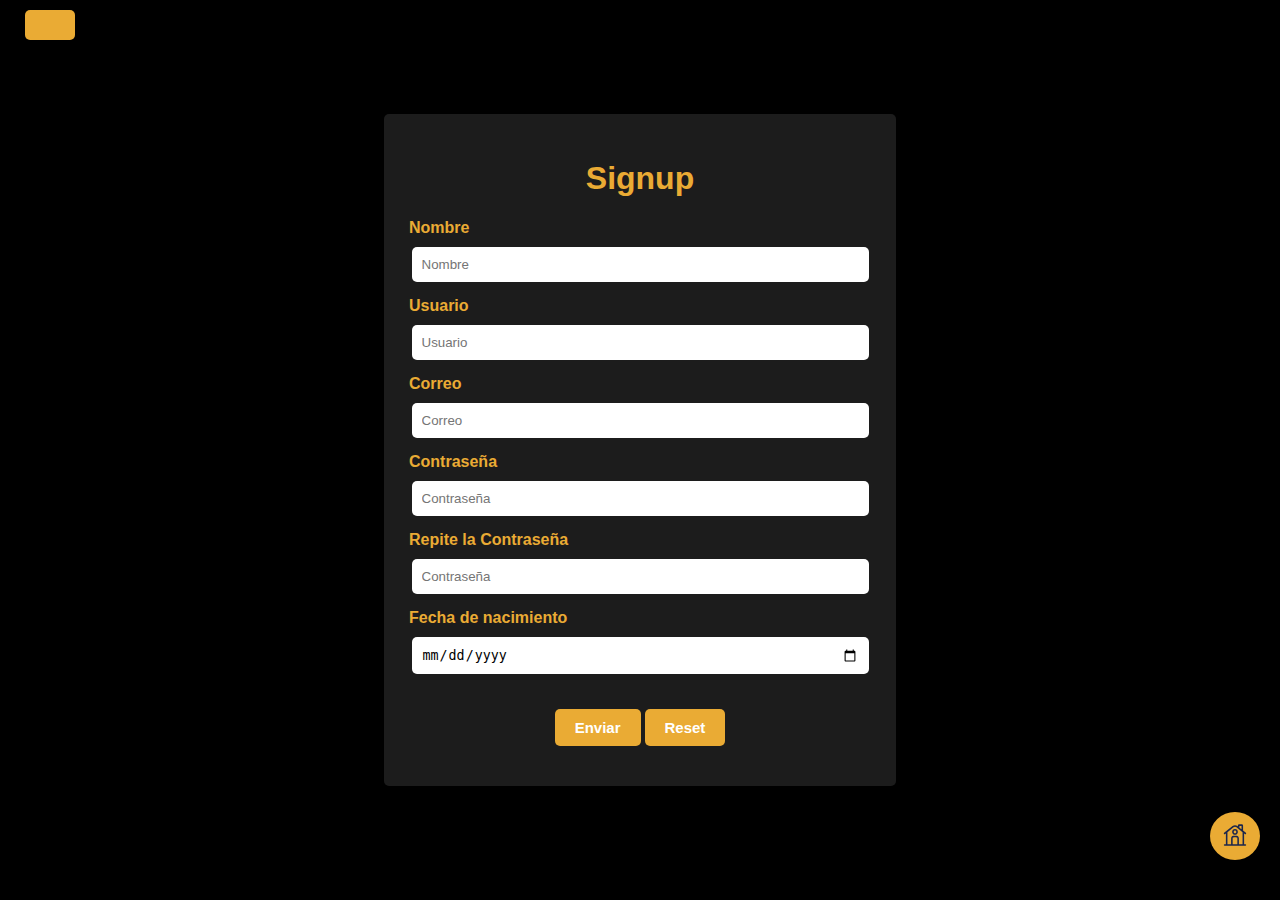
<file: signup.html>
<!DOCTYPE html>
<html>
<head>
    <title>Juegos</title>
    <link rel="stylesheet" type="text/css" href="style.css">
    <meta charset=utf-8>
    <meta name="description" content="Juegos de la red">
    <meta name="viewport" content="width=device-width, initial-scale=1">
    <script src="index.js" defer></script>
</head>
<body>
    
    <label class="btn-menu" for="menu" ></label>
    <input type="checkbox" id="menu" class="menu-toggle" hidden />
    <nav class="menu">
        <ul class="menu-list">
            <h3>Categorias</h3>
            <li class="menu-item"><a href="index.html" class="menu-link">Home</a></li>
            <li class="menu-item"><a href="accion.html" class="menu-link">Acción</a></li>
            <li class="menu-item"><a href="aventura.html" class="menu-link"> Aventura</a></li>
            <li class="menu-item"><a href="deporte.html" class="menu-link">Deportes</a></li>
            <li class="menu-item"><a href="multijugador.html" class="menu-link">Multijugador</a></li>
            <li class="menu-item"><a href="terror.html" class="menu-link">Terror</a></li>
            
        </ul>
    </nav>

    <main class="form-container">
        <form class="signup-form">
            <h1 class="signup-title">Signup</h1>
            <label for="">Nombre</label>
            <input type="text" id="nombre" name="nombre" class="form-input" placeholder="Nombre">
            <p id="error-nombre" class="p-red"></p>
            <label for="">Usuario</label>
            <input type="text" id="usuario" name="usuario" class="form-input" placeholder="Usuario">
            <p id="error-usuario" class="p-red"></p>
            <label for="">Correo</label>
            <input type="text" id="correo" name="correo" class="form-input" placeholder="Correo">
            <p id="error-correo" class="p-red"></p>
            <label for="">Contraseña</label>
            <input type="password" id="contrasena" name="contraseña" class="form-input" placeholder="Contraseña">
            <p id="error-contrasena" class="p-red"></p>
            <label for="">Repite la Contraseña</label>
            <input type="password" id="contrasena2" name="contraseña2" class="form-input" placeholder="Contraseña">
            <p id="error-contrasena2" class="p-red"></p>
            <label for="">Fecha de nacimiento</label>
            <input type="date" id="nacimiento" name="nacimiento" class="form-input">
            <p id="error-nacimiento" class="p-red"></p>
            <div style="display: flex; gap: 4px;"> 
                <button class="btn-form" id="enviar" type="submit">Enviar</button>
                <button class="btn-form" type="reset">Reset</button>
            </div>

            <p id="success" class="p-green"></p>
        </form>

       

    </main>

    <button class="home-button">
        <a href="index.html">
            <img src="public/home.svg" alt="">
        </a>

</body>
<script src="index.js" ></script>
</html>
</file>
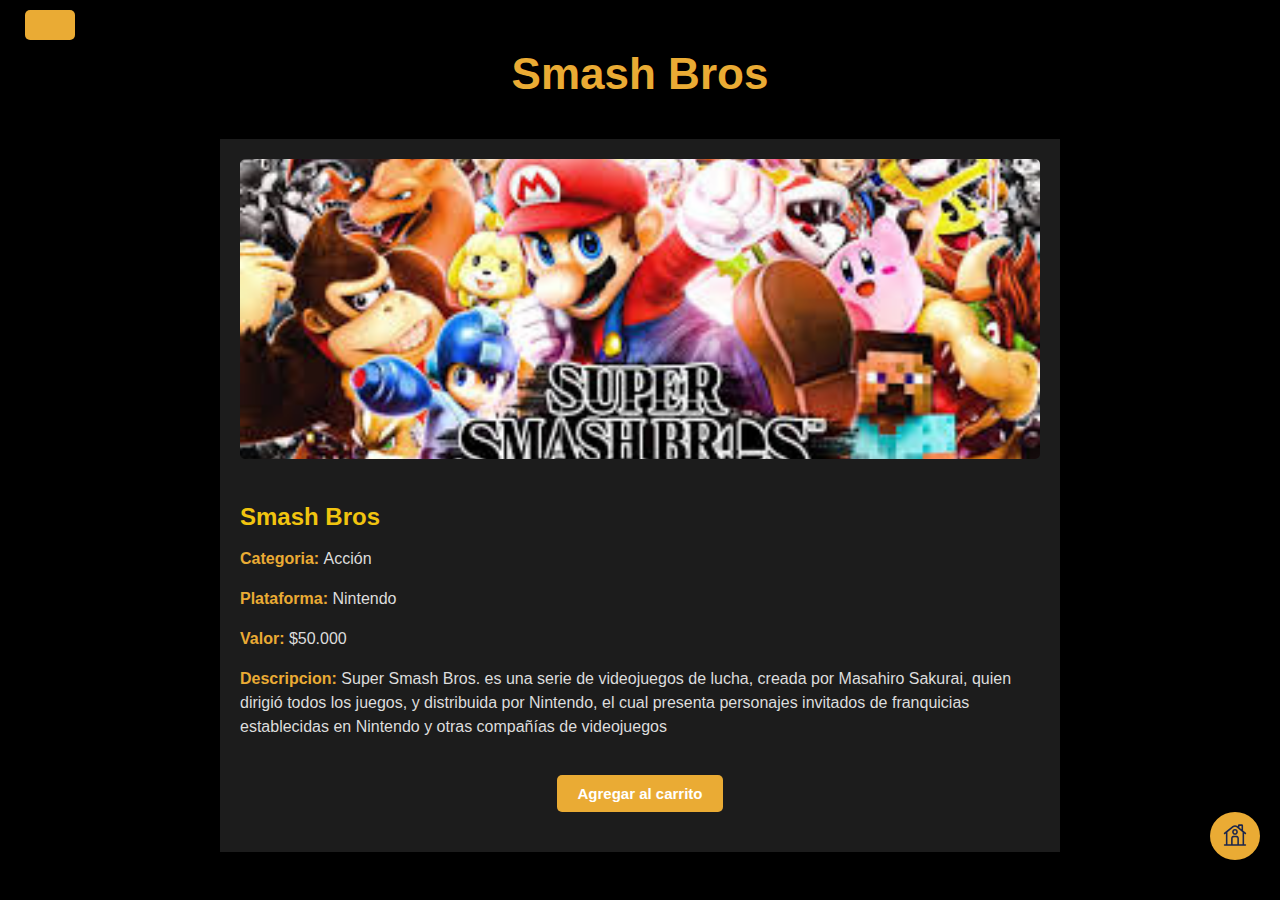
<file: smash.html>
<!DOCTYPE html>
<html>
<head>
    <title>Juegos</title>
    <link rel="stylesheet" type="text/css" href="style.css">
    <meta charset=utf-8>
    <meta name="description" content="Juegos de la red">
    <meta name="viewport" content="width=device-width, initial-scale=1">
</head>
<body>
    
    <label class="btn-menu" for="menu" ></label>
    <input type="checkbox" id="menu" class="menu-toggle" hidden />
    <nav class="menu">
        <ul class="menu-list">
            <h3>Categorias</h3>
            <li class="menu-item"><a href="index.html" class="menu-link">Home</a></li>
            <li class="menu-item"><a href="accion.html" class="menu-link">Acción</a></li>
            <li class="menu-item"><a href="aventura.html" class="menu-link"> Aventura</a></li>
            <li class="menu-item"><a href="deporte.html" class="menu-link">Deportes</a></li>
            <li class="menu-item"><a href="multijugador.html" class="menu-link">Multijugador</a></li>
            <li class="menu-item"><a href="terror.html" class="menu-link">Terror</a></li>
            
        </ul>
    </nav>

    <div class="tiitle-categorie">
        <h1 class="title-hero">Smash Bros</h1>
    </div>
        
        <main class="game-info-container">
            <div class="game-trailer">
                <img src="public/smash.jpeg" alt="Smash Bros">
            </div>
            <section class="game-info">
                <h2>Smash Bros</h2>
                <p><span class="span-info">Categoria: </span>Acción</p>
                <p><span class="span-info">Plataforma: </span>Nintendo</p>
                <p><span class="span-info">Valor: </span>$50.000</p>
                <p> <span class="span-info">Descripcion: </span> Super Smash Bros. es una serie de videojuegos de lucha, creada por Masahiro Sakurai, quien dirigió todos los juegos, y distribuida por Nintendo, el cual presenta personajes invitados de franquicias establecidas en Nintendo y otras compañías de videojuegos </p>

                <div style="display: flex; ">
                    <button class="info-button">
                        Agregar al carrito
                     </button>
                </div>
                
            </section>
           
        </main>
       
        <button class="home-button">
            <a href="index.html">
                <img src="public/home.svg" alt="">
            </a>
        </button>


</body>
</html>
</file>
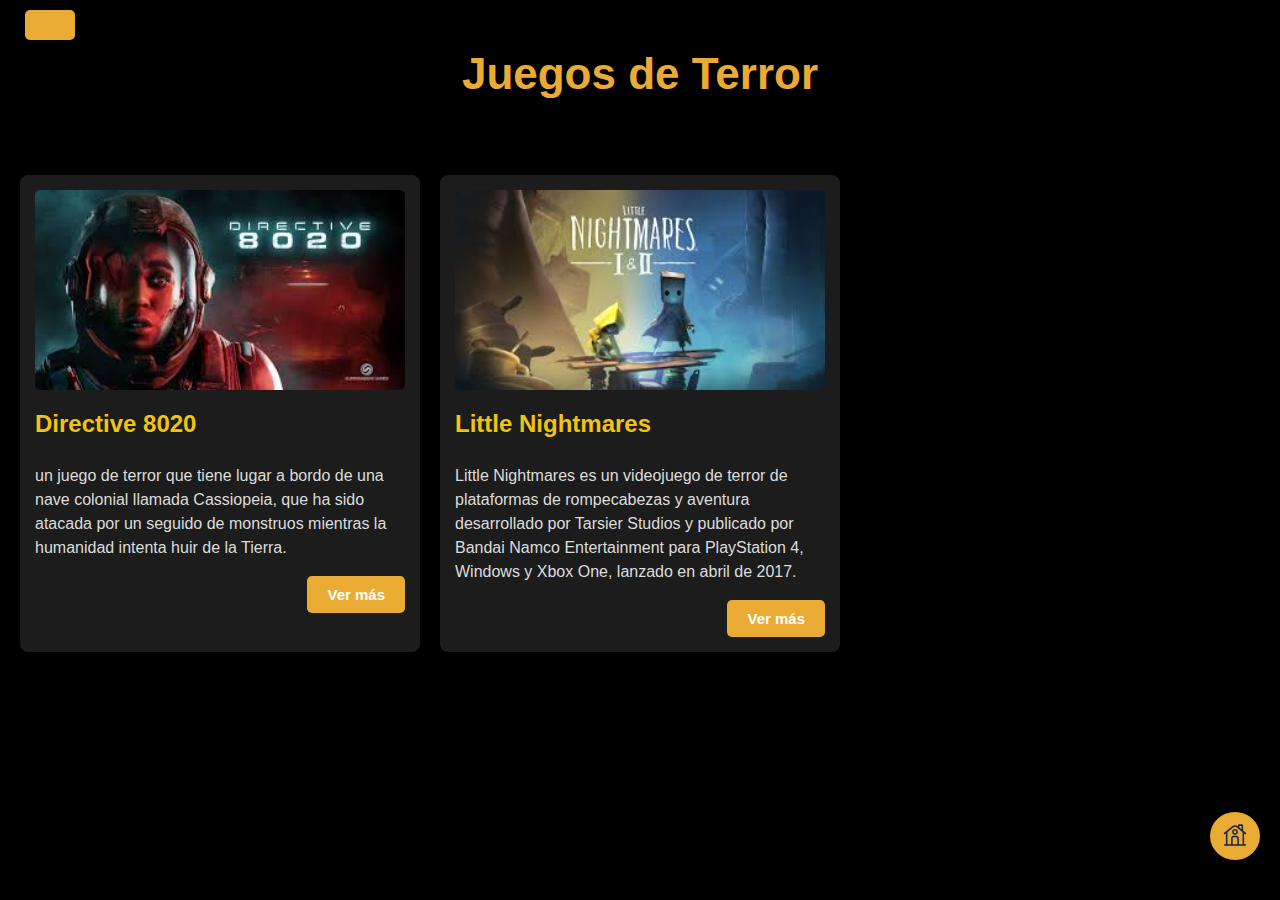
<file: terror.html>
<!DOCTYPE html>
<html>
<head>
    <title>Juegos</title>
    <link rel="stylesheet" type="text/css" href="style.css">
    <meta charset=utf-8>
    <meta name="description" content="Juegos de la red">
    <meta name="viewport" content="width=device-width, initial-scale=1">
</head>
<body>

    <label class="btn-menu" for="menu" ></label>
    <input type="checkbox" id="menu" class="menu-toggle" hidden />
    <nav class="menu">
        <ul class="menu-list">
            <h3>Categorias</h3>
            <li class="menu-item"><a href="index.html" class="menu-link">Home</a></li>
            <li class="menu-item"><a href="accion.html" class="menu-link">Acción</a></li>
            <li class="menu-item"><a href="aventura.html" class="menu-link"> Aventura</a></li>
            <li class="menu-item"><a href="deporte.html" class="menu-link">Deportes</a></li>
            <li class="menu-item"><a href="multijugador.html" class="menu-link">Multijugador</a></li>
            <li class="menu-item"><a href="terror.html" class="menu-link">Terror</a></li>
            
        </ul>
    </nav>

    <div class="tiitle-categorie">
        <h1 class="title-hero">Juegos de Terror</h1>
    </div>

<section class="games-grid">
    <ul class="games-list">
        
        

        <li class="game-card">
            <div class="game-image">
                <img src="public/directive.jpeg" alt="Directive 8020">
            </div>
            <h2>Directive 8020</h2>
            <p>un juego de terror que tiene lugar a bordo de una nave colonial llamada Cassiopeia, que ha sido atacada por un seguido de monstruos mientras la humanidad intenta huir de la Tierra.</p>
            <button class="game-button">
                <a href="directive.html">Ver más</a>
            </button>
        </li>

        <li class="game-card">
            <div class="game-image">
                <img src="public/nightmares.jpeg" alt="Little Nightmares">
            </div>
            <h2>Little Nightmares</h2>
            <p>Little Nightmares es un videojuego de terror de plataformas de rompecabezas y aventura desarrollado por Tarsier Studios y publicado por Bandai Namco Entertainment para PlayStation 4, Windows y Xbox One, lanzado en abril de 2017.</p>
            <button class="game-button">
                <a href="nightmares.html">Ver más</a>
            </button>
        </li>

     
        
    </ul>
</section>

<button class="home-button">
    <a href="index.html">
        <img src="public/home.svg" alt="">
    </a>
</button>

</body>
</html>
</file>
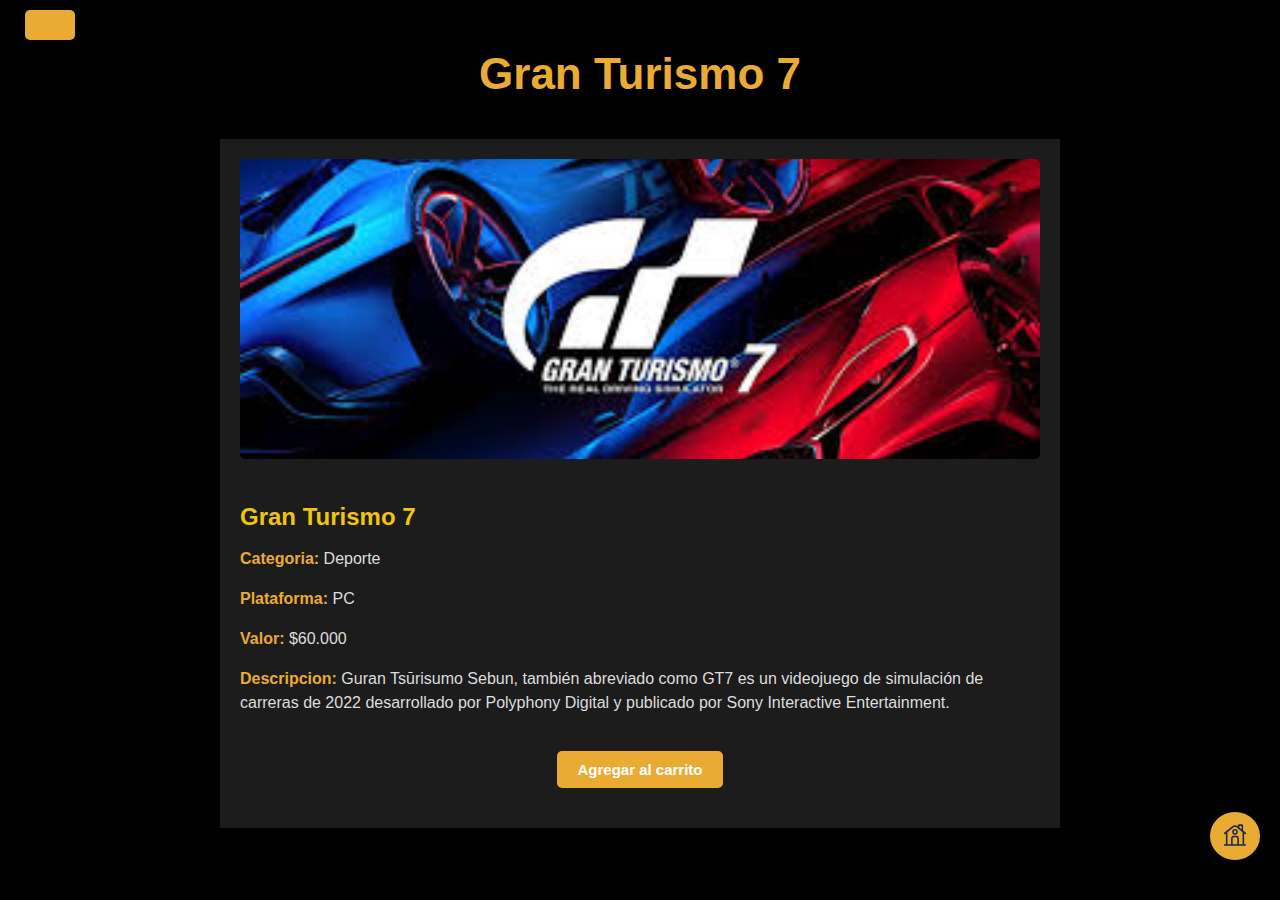
<file: turismo.html>
<!DOCTYPE html>
<html>
<head>
    <title>Juegos</title>
    <link rel="stylesheet" type="text/css" href="style.css">
    <meta charset=utf-8>
    <meta name="description" content="Juegos de la red">
    <meta name="viewport" content="width=device-width, initial-scale=1">
</head>
<body>

    <label class="btn-menu" for="menu" ></label>
    <input type="checkbox" id="menu" class="menu-toggle" hidden />
    <nav class="menu">
        <ul class="menu-list">
            <h3>Categorias</h3>
            <li class="menu-item"><a href="index.html" class="menu-link">Home</a></li>
            <li class="menu-item"><a href="accion.html" class="menu-link">Acción</a></li>
            <li class="menu-item"><a href="aventura.html" class="menu-link"> Aventura</a></li>
            <li class="menu-item"><a href="deporte.html" class="menu-link">Deportes</a></li>
            <li class="menu-item"><a href="multijugador.html" class="menu-link">Multijugador</a></li>
            <li class="menu-item"><a href="terror.html" class="menu-link">Terror</a></li>
            
        </ul>
    </nav>

    <div class="tiitle-categorie">
        <h1 class="title-hero">Gran Turismo 7</h1>
    </div>
        
        <main class="game-info-container">
            <div class="game-trailer">
                <img src="public/granturismo.jpeg" alt="Gran Turismo 7">
            </div>
            <section class="game-info">
                <h2>Gran Turismo 7</h2>
                <p><span class="span-info">Categoria: </span>Deporte</p>
                <p><span class="span-info">Plataforma: </span>PC</p>
                <p><span class="span-info">Valor: </span>$60.000</p>
                <p> <span class="span-info">Descripcion: </span> Guran Tsūrisumo Sebun, también abreviado como GT7 es un videojuego de simulación de carreras de 2022 desarrollado por Polyphony Digital y publicado por Sony Interactive Entertainment. </p>

                <div style="display: flex; ">
                    <button class="info-button">
                        Agregar al carrito
                     </button>
                </div>
                
            </section>
           
        </main>
       
        <button class="home-button">
            <a href="index.html">
                <img src="public/home.svg" alt="">
            </a>
        </button>


</body>
</html>
</file>
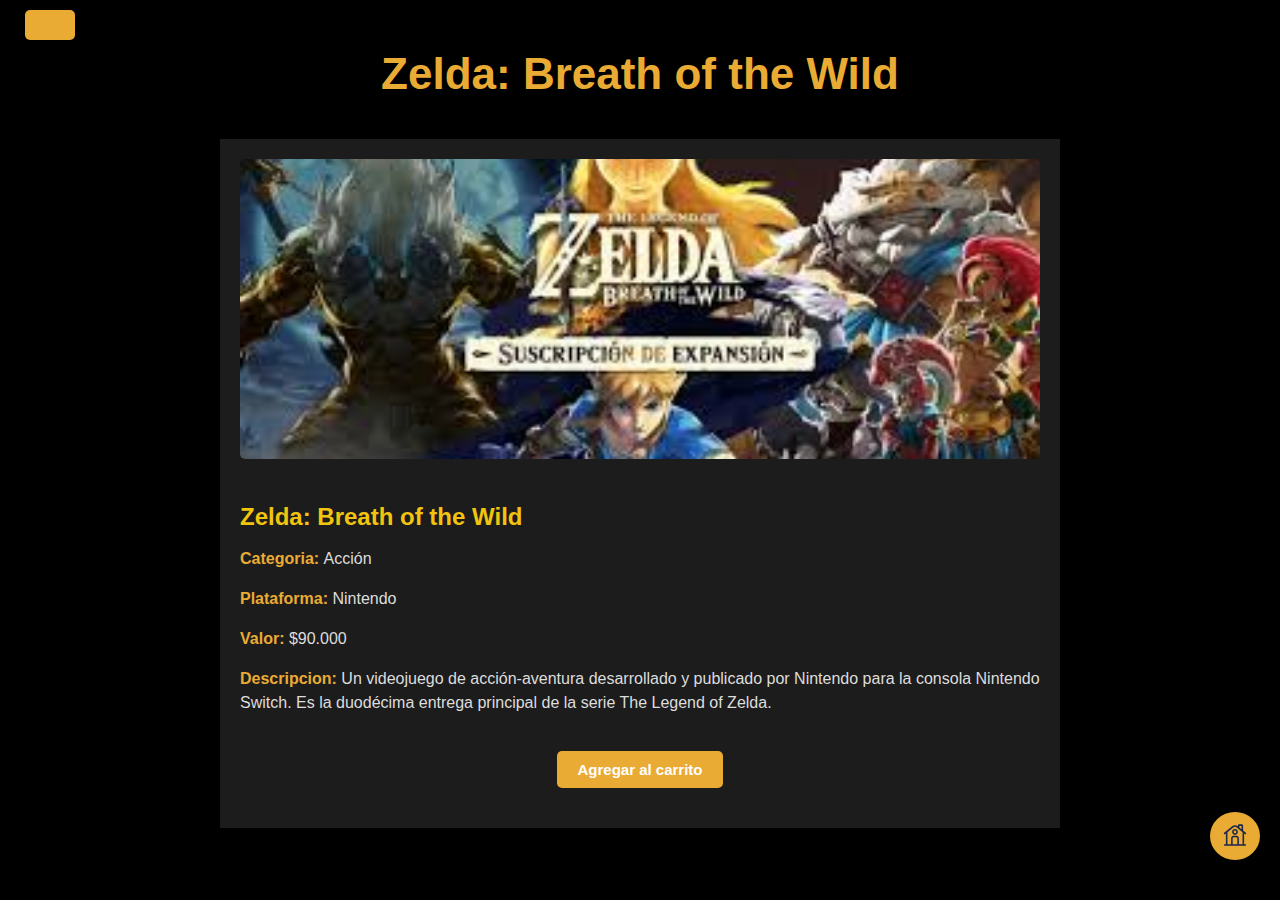
<file: zelda.html>
<!DOCTYPE html>
<html>
<head>
    <title>Juegos</title>
    <link rel="stylesheet" type="text/css" href="style.css">
    <meta charset=utf-8>
    <meta name="description" content="Juegos de la red">
    <meta name="viewport" content="width=device-width, initial-scale=1">
</head>
<body>

    <label class="btn-menu" for="menu" ></label>
    <input type="checkbox" id="menu" class="menu-toggle" hidden />
    <nav class="menu">
        <ul class="menu-list">
            <h3>Categorias</h3>
            <li class="menu-item"><a href="index.html" class="menu-link">Home</a></li>
            <li class="menu-item"><a href="accion.html" class="menu-link">Acción</a></li>
            <li class="menu-item"><a href="aventura.html" class="menu-link"> Aventura</a></li>
            <li class="menu-item"><a href="deporte.html" class="menu-link">Deportes</a></li>
            <li class="menu-item"><a href="multijugador.html" class="menu-link">Multijugador</a></li>
            <li class="menu-item"><a href="terror.html" class="menu-link">Terror</a></li>
            
        </ul>
    </nav>

    <div class="tiitle-categorie">
        <h1 class="title-hero">Zelda: Breath of the Wild</h1>
    </div>
        
        <main class="game-info-container">
            <div class="game-trailer">
                <img src="public/zelda.jpeg" alt="Zelda: Breath of the Wild">
            </div>
            <section class="game-info">
                <h2>Zelda: Breath of the Wild</h2>
                <p><span class="span-info">Categoria: </span>Acción</p>
                <p><span class="span-info">Plataforma: </span>Nintendo</p>
                <p><span class="span-info">Valor: </span>$90.000</p>
                <p> <span class="span-info">Descripcion: </span> Un videojuego de acción-aventura desarrollado y publicado por Nintendo para la consola Nintendo Switch. Es la duodécima entrega principal de la serie The Legend of Zelda. </p>

                <div style="display: flex; ">
                    <button class="info-button">
                        Agregar al carrito
                     </button>
                </div>
                
            </section>
           
        </main>

        <button class="home-button">
            <a href="index.html">
                <img src="public/home.svg" alt="">
            </a>
        </button>
       
       


</body>
</html>
</file>
<file: style.css>
html,body{
    margin: 0;
    padding: 0;
    font-family: 'Roboto', sans-serif;
    background-color: #000;
    color: #fff;
    font-size: 16px;
}

:root{
    --primary-color:rgb(234, 171, 52);
    
    --z-index-1:10;
    --z-index-2:20;
    --z-index-3:30;
    --z-index-4:40;
   
}

a{
    text-decoration: none;
    color: #fff;
}

.bg-back{
    box-sizing: border-box;
    background-color: #000;
}

/* HERO */
.hero-container{
    display: flex;
    justify-content: center;
    align-items: center;
    height: 100vh;
    position: relative;
}

.video-hero{
    position: absolute;
    top: 0;
    left: 0;
    width: 100%;
    height: 100%;
    object-fit: cover;
}

.outline{
    background-color: #3c1b71;
    opacity: 0.5;
    top: 0;
    left: 0;
    width: 100%;
    height: 100%;
    position: absolute;
    z-index: var(--z-index-1);
}

.title-hero-container{
    width: 60%;
    min-width: 300px;
    position: relative;
   z-index: var(--z-index-2);
    text-align: center;
}

.title-hero{
    font-size: 44px;
    font-weight: 700;
    margin-bottom: 20px;
    color: var(--primary-color)
}

.descrip-hero{
    font-size: 18px;
    margin-bottom: 20px;
}

.hero-search{
    box-sizing: border-box;
   width: 100%;
   border-radius: 5px;
   border: none;
   outline: none;
   padding: 8px;
   padding-left: 4%;
    margin: 0;
    
}

.hero_categories-container{
    display: flex;
    width: 100%;
    justify-content: center;
    align-items: center;
}

.hero-categories {
    padding: 0;
    list-style: none;
    display: flex;
    gap: 12px;
    justify-content: start;
    overflow-x: scroll;
}

.hero-categories::-webkit-scrollbar{
    display: none;
}

.hero-categories li{
    display: flex;
    background-color: #ccc;
    padding: 5px 10px;
    border-radius: 5px;
    cursor: pointer;
    white-space: nowrap;
    transition: 0.3s;
}

.hero-categories li:hover{
    background-color: var(--primary-color);
   
}

.btn-signup{
    position: absolute;
    top: 10px;
    right: 25px;
    z-index: var(--z-index-3);
    background-color: var(--primary-color);
    color: #fff;
    padding: 10px 20px;
    border: none;
    border-radius: 5px;
    cursor: pointer;
    transition: 0.3s;
    margin-left: 20px;
    font-size: 15px;
    font-weight: 900;
}

/* MENU */

.btn-menu{
    position: fixed;
    top: 10px;
    left: 25px;
    background-color: var(--primary-color);
    color: #fff;
    padding: 15px 25px;
    border: none;
    border-radius: 5px;
    cursor: pointer;
    z-index: var(--z-index-4);
    transition: 0.3s;
}

.menu{
    list-style: none;
    position: fixed;
    width: 200px;
    height: 100vh;
    top: 0;
    left: 0;
    padding: 0;
    margin: 0;
    background-color: #000;
    transform: translateX(-100%);
    z-index: var(--z-index-3);
}

.menu-list{
padding: 0 25px;
padding-top: 40px;
  list-style: none;
   
}


.menu-item{
    box-sizing: border-box;
    width: 100%;
    padding: 10px;
    text-decoration: none;
    border-radius: 5px;
    cursor: pointer;

}

.menu-item:hover{
    background-color: var(--primary-color);
}

.menu-item a{
    text-decoration: none;
    color: #fff;
    width: 100%;
}

.menu-toggle:checked ~ .menu{
    transform: translateX(0);
    transition: all 0.5s ease;
}


/* Grid */


.games-grid {
    padding: 20px;
}

.games-list {
    display: grid;
    grid-template-columns: repeat(auto-fill, minmax(300px, 1fr));
    gap: 20px;
    list-style: none;
    padding: 0;
}

.game-card {
    display: flex;
    flex-direction: column;
    background-color: #1c1c1c;
    border-radius: 8px;
    padding: 15px;
    transition: transform 0.3s ease-in-out;
}


.game-image {
    background-color: #fff;
    width: 100%;
    height: 200px;
    border-radius: 8px;
    display: flex;
}

.game-image img {
    width: 100%;
    height: 100%;
   object-fit:cover
}

.game-image img {
    max-width: 100%;
    height: auto;
    border-radius: 5px;
}

h2 {
    font-size: 1.5rem;
    margin-bottom: 10px;
    color: #f1c40f;
}

p {
    
    color: #ddd;
    line-height: 1.5;
}

.game-card:hover {
    transform: scale(1.02);
}

.game-button{
    background-color: var(--primary-color);
    color: #fff;
    padding: 10px 20px;
    border: none;
    border-radius: 5px;
    cursor: pointer;
    transition: 0.3s;
    margin-left: auto;
    font-size: 15px;
    font-weight: 900;
}

.game-button:hover{
    background-color: #f1c40f;
   
}

.game-button a{
    text-decoration: none;
    color: #fff;
    font-weight: 700;
}


@media screen and (max-width: 400px) {

    .btn-menu{
        top: 10px;
        left: 10px;
    }

   .games-grid{
    padding: 0 5px
   }

 
    
}


/* page */

.tiitle-categorie{
    margin: 20px 0;
    display: flex;
    justify-content: center;
    text-align: center;
}

.game-info-container{
    display: flex;
    flex-direction: column;
    max-width: 800px;
    margin: 20px auto;
    padding: 20px;
    background-color: #1c1c1c;
    
}

.game-info-container img{
    width: 100%;
    height: 300px;
    object-fit: cover;
    border-radius: 5px;
}

.game-info{
    margin-top: 20px;

}

.span-info{
    color: var(--primary-color);
    font-weight: 700;
}

.info-button{
    background-color: var(--primary-color);
    color: #fff;
    padding: 10px 20px;
    border: none;
    border-radius: 5px;
    cursor: pointer;
    transition: 0.3s;
    margin-left: auto;
    font-size: 15px;
    font-weight: 900;
    margin: 20px auto;
    
}

.home-button{
    position: fixed;
    bottom: 20px;
    right: 20px;
    background-color: var(--primary-color);
    color: #fff;
    padding: 10px;
    border: none;
    border-radius: 100%;
    cursor: pointer;
    transition: 0.3s;
    margin-left: auto;
    font-size: 15px;
    font-weight: 900;
    margin: 20px auto;
    z-index: var(--z-index-4);
}

.home-button a img{
    width: 30px;
    height: 25px;
}

/* signup */

.form-container{
    display: flex;
    justify-content: center;
    align-items: center;
    height: 100vh;
    width: 100vw;
}

.signup-form{
    box-sizing: border-box;
    display: flex;
    flex-direction: column;
    align-items: center;
    min-width: 300px;
    width: 40%;
    padding: 25px;
    background-color: #1c1c1c;
    border-radius: 5px;
}

.signup-form h1 {
    color: var(--primary-color);

}

.signup-form label{
    margin-right: auto;
    font-weight: 700;
    color: var(--primary-color);
}

.signup-form input{
    width: calc(100% - 25px);
    padding: 10px;
    margin: 10px 0 0 0; ;
    border: none;
    border-radius: 5px;
    outline: none;
}

.btn-form{
    background-color: var(--primary-color);
    color: #fff;
    padding: 10px 20px;
    border: none;
    border-radius: 5px;
    cursor: pointer;
    transition: 0.3s;
    margin-left: auto;
    font-size: 15px;
    font-weight: 900;
    margin: 20px auto 0;
}

.btn-form:hover{
   scale: 1.03;
   
}

.signup-form p{
    font-size: 12px;
    margin: 5px 0 10px 0;
    margin-right: auto;
}

.p-red{
    color: red;
}

.p-green{
    color: green;
}


.box-container{
   display: flex;
   flex-direction: row-reverse;
}

.box{
   background-color: #f1c40f;
    height: 200px;
    width:200px;
}

.red{
    background-color: red;
}
</file>
